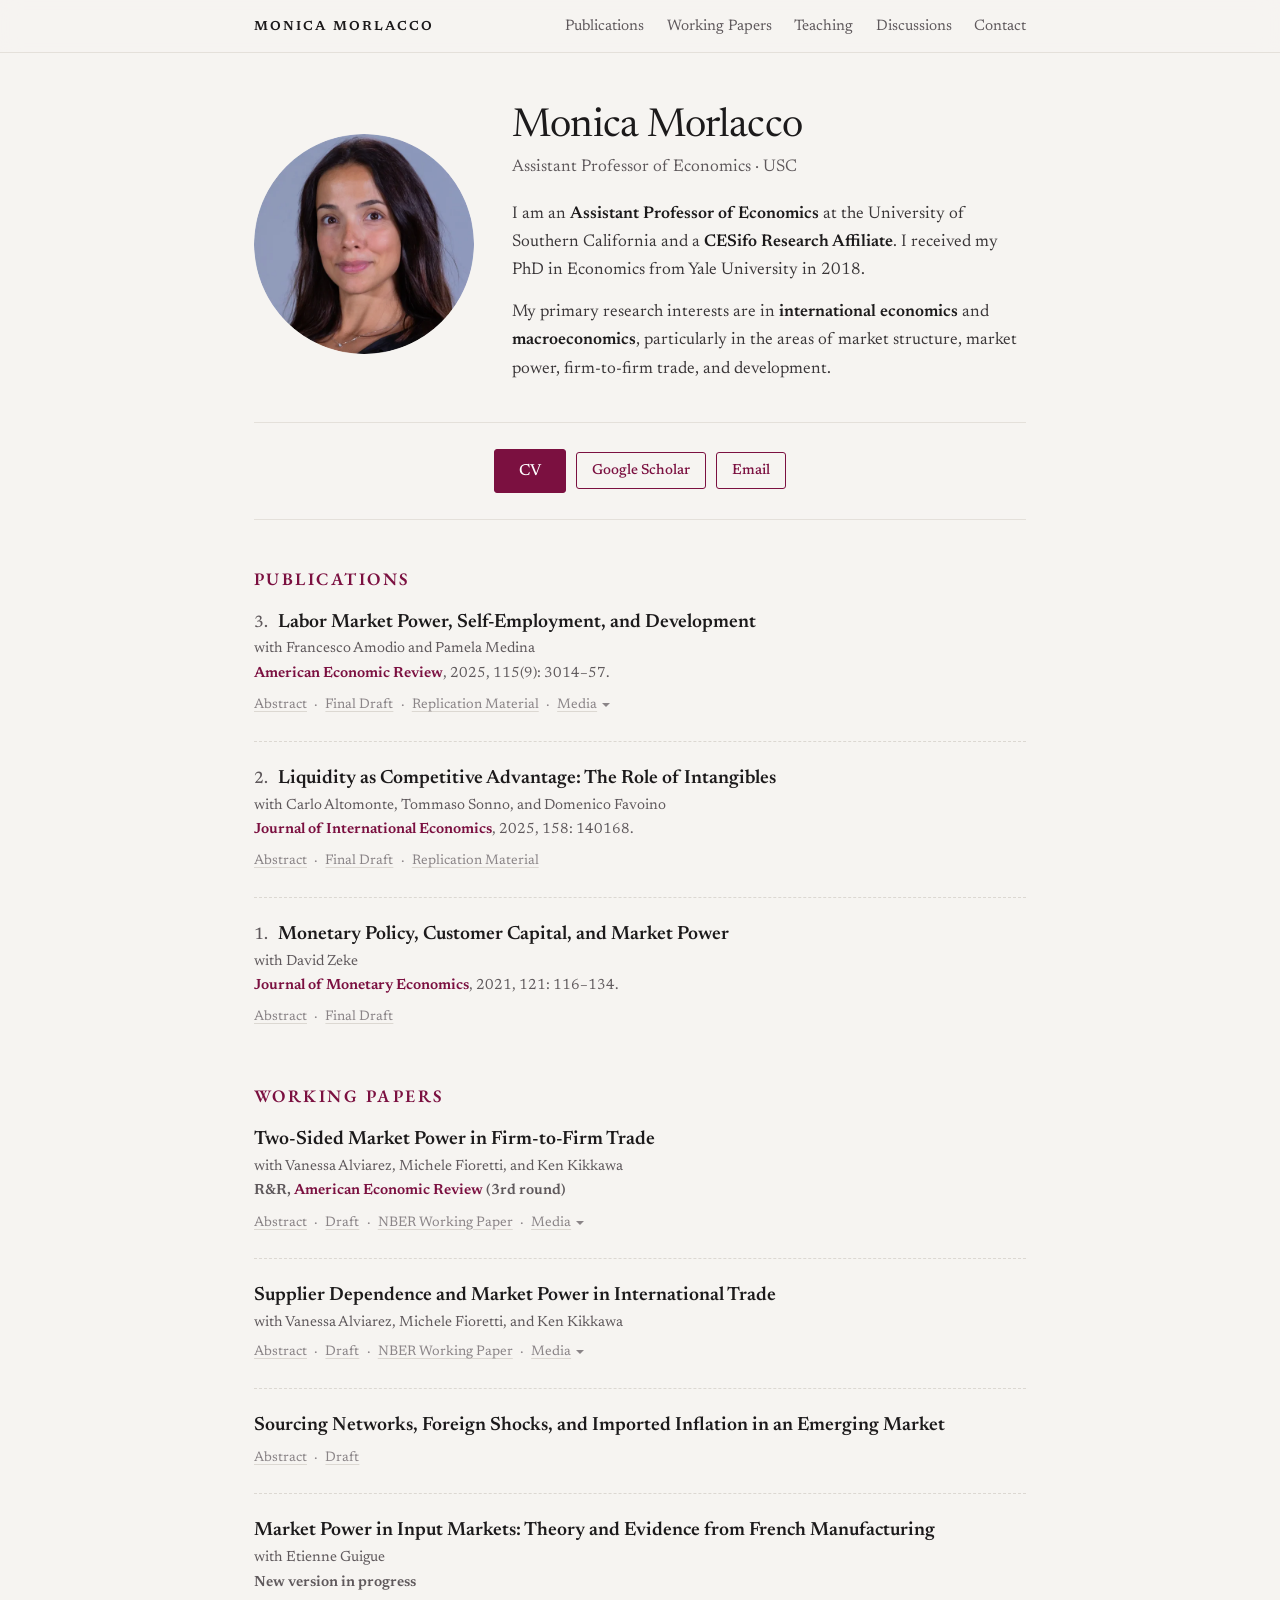
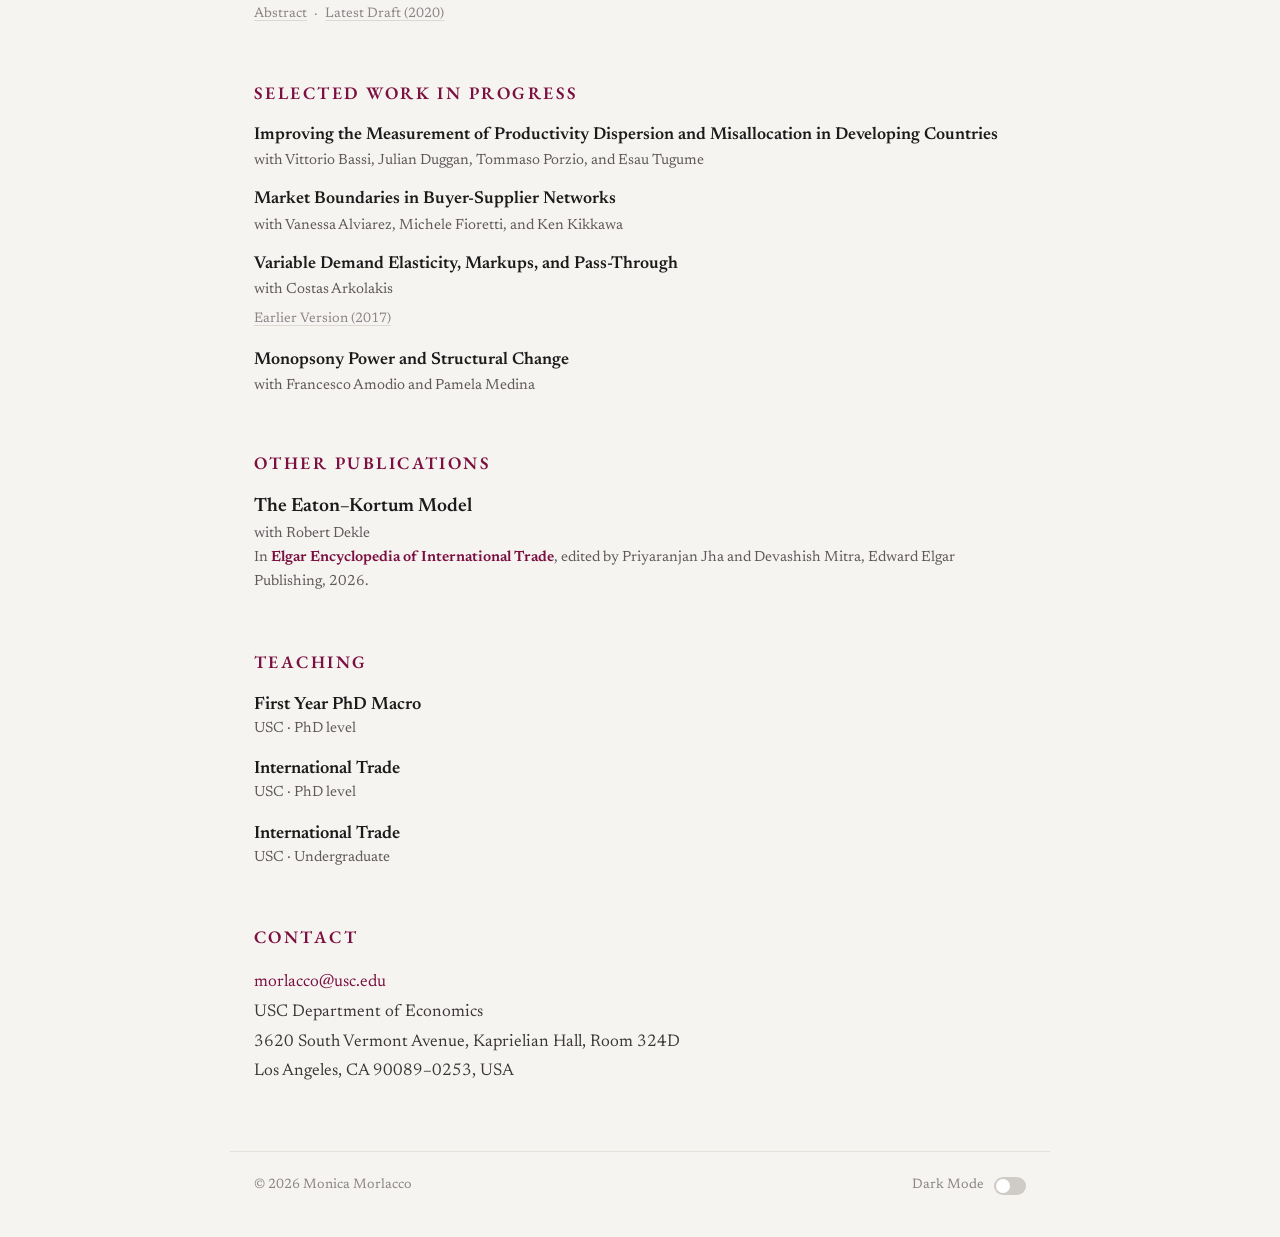
<file: index.html>
<!DOCTYPE html>
<html lang="en">
<head>
    <meta charset="UTF-8">
    <meta name="viewport" content="width=device-width, initial-scale=1.0">
    <title>Monica Morlacco | Official Website | USC Economics</title>
    <meta name="description" content="Official website of Monica Morlacco, Assistant Professor of Economics at the University of Southern California. Research in international economics and macroeconomics, papers, conference discussions, and CV.">
    <link rel="canonical" href="https://monicamorlacco.com/">
    <link rel="icon" type="image/png" href="assets/logo.png">
    <meta property="og:site_name" content="Monica Morlacco">
    <meta property="og:type" content="website">
    <meta property="og:title" content="Monica Morlacco | Official Website | USC Economics">
    <meta property="og:description" content="Official website of Monica Morlacco, Assistant Professor of Economics at USC. Research, conference discussions, and CV.">
    <meta property="og:url" content="https://monicamorlacco.com/">
    <meta property="og:image" content="https://monicamorlacco.com/assets/portrait.png">
    <script type="application/ld+json">
    {
      "@context": "https://schema.org",
      "@type": "WebSite",
      "name": "Monica Morlacco",
      "url": "https://monicamorlacco.com/"
    }
    </script>
    <script type="application/ld+json">
    {
      "@context": "https://schema.org",
      "@type": "Person",
      "name": "Monica Morlacco",
      "url": "https://monicamorlacco.com/",
      "image": "https://monicamorlacco.com/assets/portrait.png",
      "jobTitle": "Assistant Professor of Economics",
      "worksFor": {"@type": "Organization", "name": "University of Southern California"},
      "sameAs": [
        "https://scholar.google.com/citations?user=z0kVFdkAAAAJ&hl=en"
      ]
    }
    </script>
    <link rel="stylesheet" href="css/style.css">
</head>
<body>

<header class="top">
    <div class="top-inner">
        <a class="top-name" href="/">Monica Morlacco</a>
        <nav class="top-nav">
            <a href="/#publications">Publications</a>
            <a href="/#working-papers">Working Papers</a>
            <a href="/#teaching">Teaching</a>
            <a href="/discussions.html">Discussions</a>
            <a href="/#contact">Contact</a>
        </nav>
    </div>
</header>

<main class="wrap">

    <section class="hero">
        <div class="hero-photo"><img src="assets/portrait.webp" width="560" height="560" alt="Monica Morlacco"></div>
        <div class="hero-text">
            <h1>Monica Morlacco</h1>
            <p class="affiliation">Assistant Professor of Economics &middot; USC</p>
            <p>I am an <strong>Assistant Professor of Economics</strong> at the University of Southern California and a <strong>CESifo Research Affiliate</strong>. I received my PhD in Economics from Yale University in 2018.</p>
            <p>My primary research interests are in <strong>international economics</strong> and <strong>macroeconomics</strong>, particularly in the areas of market structure, market power, firm-to-firm trade, and development.</p>
        </div>
    </section>

    <div class="actions">
        <a class="btn btn-primary" href="https://www.dropbox.com/scl/fi/trmyshz2128hiqlmbwipo/CV_MorlaccoM.pdf?rlkey=j505e6rzdqe136z518hp7596w&raw=1" target="_blank" rel="noopener noreferrer">CV</a>
        <a class="btn" href="https://scholar.google.com/citations?user=z0kVFdkAAAAJ&hl=en" target="_blank" rel="noopener noreferrer">Google Scholar</a>
        <a class="btn" href="mailto:morlacco@usc.edu">Email</a>
    </div>

        <!-- PUBLICATIONS -->
        <section class="section" id="publications">
            <h2>Publications</h2>
            <div class="paper">
                <div class="paper-title">
                    <span class="paper-number">3.</span>
                    <a href="https://www.aeaweb.org/articles?id=10.1257/aer.20230490" target="_blank" rel="noopener noreferrer">Labor Market Power, Self-Employment, and Development</a><span class="coauthors">with Francesco Amodio and Pamela Medina</span>
                </div>
                <div class="paper-meta"><em>American Economic Review</em>, 2025, 115(9): 3014&ndash;57.</div>
                <div class="paper-links">
                    <a href="#" class="abstract-link" aria-expanded="false" onclick="toggleAbstract(this); return false;">Abstract</a> <span class="sep">&middot;</span>
                    <a href="https://www.dropbox.com/scl/fi/ssog22t00silq2gifz6p3/amm_editorial.pdf?rlkey=wl6d53hbw65imjqwatrutzz7v&raw=1" target="_blank" rel="noopener noreferrer">Final Draft</a> <span class="sep">&middot;</span>
                    <a href="https://www.openicpsr.org/openicpsr/project/219907/version/V1/view" target="_blank" rel="noopener noreferrer">Replication Material</a> <span class="sep">&middot;</span>
                    <details class="media"><summary>Media</summary><div class="media-menu"><a href="https://voxdev.org/topic/firms/how-wage-setting-power-firms-shapes-perus-economy" target="_blank" rel="noopener noreferrer">Vox Dev</a></div></details>
                </div>
                <div class="paper-abstract"><div class="paper-abstract-inner">This paper shows that self-employment shapes labor market power in low-income countries, with implications for industrial development. Using Peruvian data, we find that wage-setting power increases with employer concentration but less so where self-employment is more prevalent. A general equilibrium model shows that in oligopsonistic labor markets, self-employment raises the supply elasticity of wage labor, weakening employer market power. However, by the same mechanism, procompetitive policies aimed at expanding wage employment and reducing reliance on self-employment may unintentionally strengthen labor market power, undermining their objectives.</div></div>
            </div>

            <div class="paper">
                <div class="paper-title">
                    <span class="paper-number">2.</span>
                    <a href="https://www.sciencedirect.com/science/article/abs/pii/S0022199625001254?dgcid=author" target="_blank" rel="noopener noreferrer">Liquidity as Competitive Advantage: The Role of Intangibles</a><span class="coauthors">with Carlo Altomonte, Tommaso Sonno, and Domenico Favoino</span>
                </div>
                <div class="paper-meta"><em>Journal of International Economics</em>, 2025, 158: 140168.</div>
                <div class="paper-links">
                    <a href="#" class="abstract-link" aria-expanded="false" onclick="toggleAbstract(this); return false;">Abstract</a> <span class="sep">&middot;</span>
                    <a href="https://www.dropbox.com/scl/fi/vj2jog30ieb1pw1w4rrgj/amsf_draft_final.pdf?rlkey=y98skmtkenb916fttmcxts9ty&raw=1" target="_blank" rel="noopener noreferrer">Final Draft</a> <span class="sep">&middot;</span>
                    <a href="https://data.mendeley.com/datasets/bkcp8h8gx2/1" target="_blank" rel="noopener noreferrer">Replication Material</a>
                </div>
                <div class="paper-abstract"><div class="paper-abstract-inner">We show that short-term liquidity can be a source of competitive advantage by enabling firms to invest in intangible assets. Our analysis leverages a French reform that capped payment delays in trade credit contracts, which generated quasi-experimental variation in corporate liquidity across manufacturing firms. Higher liquidity led to significantly greater investment in intangibles, which, in turn, raised markups and market shares. These results suggest a strategic role for liquidity in shaping firm performance, indicating that initial financial conditions can have lasting effects on productivity and market structure.</div></div>
            </div>

            <div class="paper">
                <div class="paper-title">
                    <span class="paper-number">1.</span>
                    <a href="https://www.sciencedirect.com/science/article/abs/pii/S0304393221000489" target="_blank" rel="noopener noreferrer">Monetary Policy, Customer Capital, and Market Power</a><span class="coauthors">with David Zeke</span>
                </div>
                <div class="paper-meta"><em>Journal of Monetary Economics</em>, 2021, 121: 116&ndash;134.</div>
                <div class="paper-links">
                    <a href="#" class="abstract-link" aria-expanded="false" onclick="toggleAbstract(this); return false;">Abstract</a> <span class="sep">&middot;</span>
                    <a href="https://www.dropbox.com/scl/fi/0erby95xn87bxoxxmjyve/MPCCMP_JMESUBMISSION.pdf?rlkey=vaty98ygf5soyecn665kx8t8d&raw=1" target="_blank" rel="noopener noreferrer">Final Draft</a>
                </div>
                <div class="paper-abstract"><div class="paper-abstract-inner">In U.S. firm-level data, large firms increase their spending on customer capital significantly more than small firms following an interest rate decline. We interpret this evidence in a model with product market frictions where heterogeneous firms strategically advertise to build a customer base. When a firm advertises, it shifts customers&rsquo; demand away from competitors. This externality is especially severe when firms have a sizable existing customer base, discouraging smaller competitors and making them less responsive to interest rate shocks. The model provides a rationale for the rise in market concentration and market power in recent decades, while interest rates fell.</div></div>
            </div>
        </section>

        <!-- WORKING PAPERS -->
        <section class="section" id="working-papers">
            <h2>Working Papers</h2>
            <div class="paper">
                <div class="paper-title">
                    <a href="https://www.dropbox.com/scl/fi/nj01x8gueak0ufk7wo086/AFKM_october2026.pdf?rlkey=jigmh9o6l0p5ondloxxgsuxbx&raw=1" target="_blank" rel="noopener noreferrer">Two-Sided Market Power in Firm-to-Firm Trade</a><span class="coauthors">with Vanessa Alviarez, Michele Fioretti, and Ken Kikkawa</span>
                </div>
                <div class="paper-meta">
                    <span class="paper-status">R&amp;R, <em>American Economic Review</em> (3rd round)</span>
                </div>
                <div class="paper-links">
                    <a href="#" class="abstract-link" aria-expanded="false" onclick="toggleAbstract(this); return false;">Abstract</a> <span class="sep">&middot;</span>
                    <a href="https://www.dropbox.com/scl/fi/nj01x8gueak0ufk7wo086/AFKM_october2026.pdf?rlkey=jigmh9o6l0p5ondloxxgsuxbx&raw=1" target="_blank" rel="noopener noreferrer">Draft</a> <span class="sep">&middot;</span>
                    <a href="https://www.nber.org/papers/w31253" target="_blank" rel="noopener noreferrer">NBER Working Paper</a> <span class="sep">&middot;</span>
                    <details class="media"><summary>Media</summary><div class="media-menu"><a href="https://www.promarket.org/2025/10/24/market-power-shifts-tariff-costs-to-suppliers/" target="_blank" rel="noopener noreferrer">ProMarket</a></div></details>
                </div>
                <div class="paper-abstract"><div class="paper-abstract-inner">We develop and estimate a model of two-sided market power to study tariff pass-through in firm-to-firm trade. A tariff moves the negotiated price through two channels: the bilateral markup, set by bargaining, and the supplier’s marginal cost, which falls alongside quantities under decreasing returns. The same decreasing returns give concentrated buyers rents to bargain over, so prices fall with the buyer’s share of its supplier’s output. Using U.S. customs data, we estimate substantial importer bargaining power and steep export supply. Within continuing relationships, suppliers absorb about 30 percent of the 2018 tariffs, primarily through lower marginal costs as demand contracts.</div></div>
            </div>

            <div class="paper">
                <div class="paper-title">
                    <a href="https://www.dropbox.com/scl/fi/4aodvbc1wxk0ey3oof4ol/hhi_draft_final.pdf?rlkey=zr006gykae7u5r3zgh2ivzv58&raw=1" target="_blank" rel="noopener noreferrer">Supplier Dependence and Market Power in International Trade</a><span class="coauthors">with Vanessa Alviarez, Michele Fioretti, and Ken Kikkawa</span>
                </div>
                <div class="paper-links">
                    <a href="#" class="abstract-link" aria-expanded="false" onclick="toggleAbstract(this); return false;">Abstract</a> <span class="sep">&middot;</span>
                    <a href="https://www.dropbox.com/scl/fi/4aodvbc1wxk0ey3oof4ol/hhi_draft_final.pdf?rlkey=zr006gykae7u5r3zgh2ivzv58&raw=1" target="_blank" rel="noopener noreferrer">Draft</a> <span class="sep">&middot;</span>
                    <a href="https://www.nber.org/papers/w34114" target="_blank" rel="noopener noreferrer">NBER Working Paper</a> <span class="sep">&middot;</span>
                    <details class="media"><summary>Media</summary><div class="media-menu"><a href="https://www.suerf.org/publications/suerf-policy-notes-and-briefs/navigating-global-supply-chains-why-market-concentration-in-input-trade-matters-for-markups/" target="_blank" rel="noopener noreferrer">SUERF Brief</a></div></details>
                </div>
                <div class="paper-abstract"><div class="paper-abstract-inner">Imports can become more diversified in the aggregate while individual buyers&rsquo; sourcing becomes more concentrated. We document this divergence in Colombian customs records for 2001&ndash;2025, comparing the HHI of each product&rsquo;s pooled imports with <em>sourcing concentration</em>, the average HHI of buyers&rsquo; own purchases. Pooling also hides country exposure. In 2019, purchases of products that buyers sourced entirely from China accounted for 8.9 percent of imports, compared with just 0.1 percent using pooled shares. After a supplier exits, more exposed buyers purchase persistently less relative to less exposed buyers, with little reallocation to existing exporters even where many are present. To assess what the two concentration measures imply for prices, we derive an equilibrium expression linking aggregate price&ndash;cost margins to supplier concentration, customer concentration and bargaining power under negotiated pricing. Using buyer-specific rather than pooled supplier shares raises implied margins, while buyer bargaining lowers them. Different market definitions and bargaining assumptions can even imply opposite margin trends for the same transactions.</div></div>
            </div>

            
            <div class="paper">
                <div class="paper-title">
                    <a href="https://www.dropbox.com/scl/fi/dexpfk4idj4811umj5x59/ippi_network_nber_v3.pdf?rlkey=8uvkm40zuzw3j78xerxaorocb&raw=1" target="_blank" rel="noopener noreferrer">Sourcing Networks, Foreign Shocks, and Imported Inflation in an Emerging Market</a>
                </div>
                <div class="paper-links">
                    <a href="#" class="abstract-link" aria-expanded="false" onclick="toggleAbstract(this); return false;">Abstract</a> <span class="sep">&middot;</span>
                    <a href="https://www.dropbox.com/scl/fi/dexpfk4idj4811umj5x59/ippi_network_nber_v3.pdf?rlkey=8uvkm40zuzw3j78xerxaorocb&raw=1" target="_blank" rel="noopener noreferrer">Draft</a>
                </div>
                    <div class="paper-abstract"><div class="paper-abstract-inner">Terms-of-trade fluctuations are often modeled as primitive external shocks in small open economies. Using Colombian import transactions from 2001–2025, I show that import-price inflation also reflects the granular structure of sourcing. A granular residual capturing the influence of large relationships accounts for 70 percent of dollar import-price fluctuations, primarily because these relationships concentrate expenditure on products experiencing large common price movements. Large relationships also reprice differently within products, reflecting supplier costs rather than markup adjustment, and the pass-through of foreign cost shocks declines with relationship size. These microeconomic origins matter little for the contemporaneous transmission of imported inflation to domestic producer prices but predict persistence: among continuing links, common product-price increases reverse roughly twice as much as relationship-specific increases. More broadly, the same foreign shocks can generate different national import-price inflation under different sourcing configurations.</div></div>
            </div>

            
            <div class="paper">
                <div class="paper-title">
                    <a href="https://www.dropbox.com/scl/fi/n2m83dj07eb5xgaxdgd1v/BP_draft_01102020.pdf?rlkey=waw8c3f8wlwtk6nilvm8t2avu&raw=1" target="_blank" rel="noopener noreferrer">Market Power in Input Markets: Theory and Evidence from French Manufacturing</a><span class="coauthors">with Etienne Guigue</span>
                </div>
                <div class="paper-meta"><span class="paper-status">New version in progress</span></div>
                <div class="paper-links">
                    <a href="#" class="abstract-link" aria-expanded="false" onclick="toggleAbstract(this); return false;">Abstract</a> <span class="sep">&middot;</span>
                    <a href="https://www.dropbox.com/scl/fi/n2m83dj07eb5xgaxdgd1v/BP_draft_01102020.pdf?rlkey=waw8c3f8wlwtk6nilvm8t2avu&raw=1" target="_blank" rel="noopener noreferrer">Latest Draft (2020)</a>
                </div>
                <div class="paper-abstract"><div class="paper-abstract-inner">This paper documents the market power of large buyers in foreign input markets, and evaluates its effect on the aggregate economy. I develop an empirical methodology to consistently estimate buyer power at the firm level, and apply it using longitudinal data on trade and production of French manufacturing firms from 1996&ndash;2007. My results show that the buyer power of large French importers is substantial, and concentrated in key sectors and firms. I then incorporate heterogeneous buyer power in a general equilibrium model of production, and show that it induces large distortionary effects on the aggregate economy, worth about 3% of gross manufacturing output in France. In spite of such output distortions, total real income in the economy increases, due to transfers of rents from foreign input markets. My analysis suggests that policies that spur import market integration can play a role in stimulating aggregate production.</div></div>
            </div>
        </section>

        <!-- WORK IN PROGRESS -->
        <section class="section wip">
            <h2>Selected Work in Progress</h2>

            <div class="paper">
                <div class="paper-title">
                    <span class="paper-title-text">Improving the Measurement of Productivity Dispersion and Misallocation in Developing Countries</span><span class="coauthors">with Vittorio Bassi, Julian Duggan, Tommaso Porzio, and Esau Tugume</span>
                </div>
            </div>

            <div class="paper">
                <div class="paper-title">
                    <span class="paper-title-text">Market Boundaries in Buyer-Supplier Networks</span><span class="coauthors">with Vanessa Alviarez, Michele Fioretti, and Ken Kikkawa</span>
                </div>
            </div>

            <div class="paper">
                <div class="paper-title">
                    <span class="paper-title-text">Variable Demand Elasticity, Markups, and Pass-Through</span><span class="coauthors">with Costas Arkolakis</span>
                </div>
                <div class="paper-links">
                    <a href="https://www.dropbox.com/scl/fi/9tb7kgwzkcyhcxzzi76xq/Arkolakis_Morlacco_08_2017.pdf?rlkey=79r1gd99sbg6riv1u0bfa4wcx&raw=1" target="_blank" rel="noopener noreferrer">Earlier Version (2017)</a>
                </div>
            </div>

            <div class="paper">
                <div class="paper-title">
                    <span class="paper-title-text">Monopsony Power and Structural Change</span><span class="coauthors">with Francesco Amodio and Pamela Medina</span>
                </div>
            </div>

            
        </section>

    
        <!-- OTHER PUBLICATIONS -->
        <section class="section">
            <h2>Other Publications</h2>

            <div class="paper">
                <div class="paper-title">
                    <a href="https://doi.org/10.4337/9781035327508.00041" target="_blank" rel="noopener noreferrer">The Eaton&ndash;Kortum Model</a><span class="coauthors">with Robert Dekle</span>
                </div>
                <div class="paper-meta">In <em>Elgar Encyclopedia of International Trade</em>, edited by Priyaranjan Jha and Devashish Mitra, Edward Elgar Publishing, 2026.</div>
            </div>
        </section>

        <section class="section" id="teaching">
            <h2>Teaching</h2>
            <div class="course">
                <div class="course-title">First Year PhD Macro</div>
                <div class="course-meta">USC &middot; PhD level</div>
            </div>
            <div class="course">
                <div class="course-title">International Trade</div>
                <div class="course-meta">USC &middot; PhD level</div>
            </div>
            <div class="course">
                <div class="course-title">International Trade</div>
                <div class="course-meta">USC &middot; Undergraduate</div>
            </div>
        </section>

    
        <section class="section contact-bottom" id="contact">
            <h2>Contact</h2>
            <div class="contact-address">
                <a href="mailto:morlacco@usc.edu">morlacco@usc.edu</a><br>
                USC Department of Economics<br>
                3620 South Vermont Avenue, Kaprielian Hall, Room 324D<br>
                Los Angeles, CA 90089&ndash;0253, USA
            </div>
        </section>

</main>

<footer class="foot">
    <span>&copy; 2026 Monica Morlacco</span>
    <span class="dark-toggle">
        <span>Dark Mode</span>
        <label class="switch" aria-label="Toggle dark mode">
            <input type="checkbox" class="dark-toggle-input" onchange="toggleDark(this)">
            <span class="slider"></span>
        </label>
    </span>
</footer>

<script>
function toggleDark(input) {
    document.body.classList.toggle('dark', input.checked);
    try { localStorage.setItem('mm-dark', input.checked ? '1' : '0'); } catch (e) {}
}
(function () {
    try {
        if (localStorage.getItem('mm-dark') === '1') {
            document.body.classList.add('dark');
            var el = document.querySelector('.dark-toggle-input');
            if (el) el.checked = true;
        }
    } catch (e) {}
})();

function setAbstract(btn, expand) {
    var paper = btn.closest('.paper');
    var panel = paper ? paper.querySelector('.paper-abstract') : null;
    if (!panel) return;
    btn.setAttribute('aria-expanded', expand ? 'true' : 'false');
    if (btn.classList.contains('abstract-btn')) btn.innerHTML = expand ? '&#8722;' : '&#43;';
    panel.style.maxHeight = expand ? panel.scrollHeight + 'px' : null;
}
function toggleAbstract(btn) {
    setAbstract(btn, btn.getAttribute('aria-expanded') !== 'true');
}
function toggleAllAbstracts(btn) {
    var expand = btn.getAttribute('aria-expanded') !== 'true';
    btn.setAttribute('aria-expanded', expand ? 'true' : 'false');
    var label = btn.querySelector('.all-label');
    if (label) label.textContent = expand ? 'Collapse all' : 'Expand all';
    var section = btn.closest('.section');
    if (section) section.querySelectorAll('.abstract-btn, .abstract-link').forEach(function (b) { setAbstract(b, expand); });
}
window.addEventListener('resize', function () {
    document.querySelectorAll('.abstract-btn[aria-expanded="true"], .abstract-link[aria-expanded="true"]').forEach(function (btn) {
        var paper = btn.closest('.paper');
        var panel = paper ? paper.querySelector('.paper-abstract') : null;
        if (panel) panel.style.maxHeight = panel.scrollHeight + 'px';
    });
});
document.addEventListener('click', function (e) {
    document.querySelectorAll('details.media[open]').forEach(function (d) {
        if (!d.contains(e.target)) d.removeAttribute('open');
    });
});
</script>
</body>
</html>
</file>
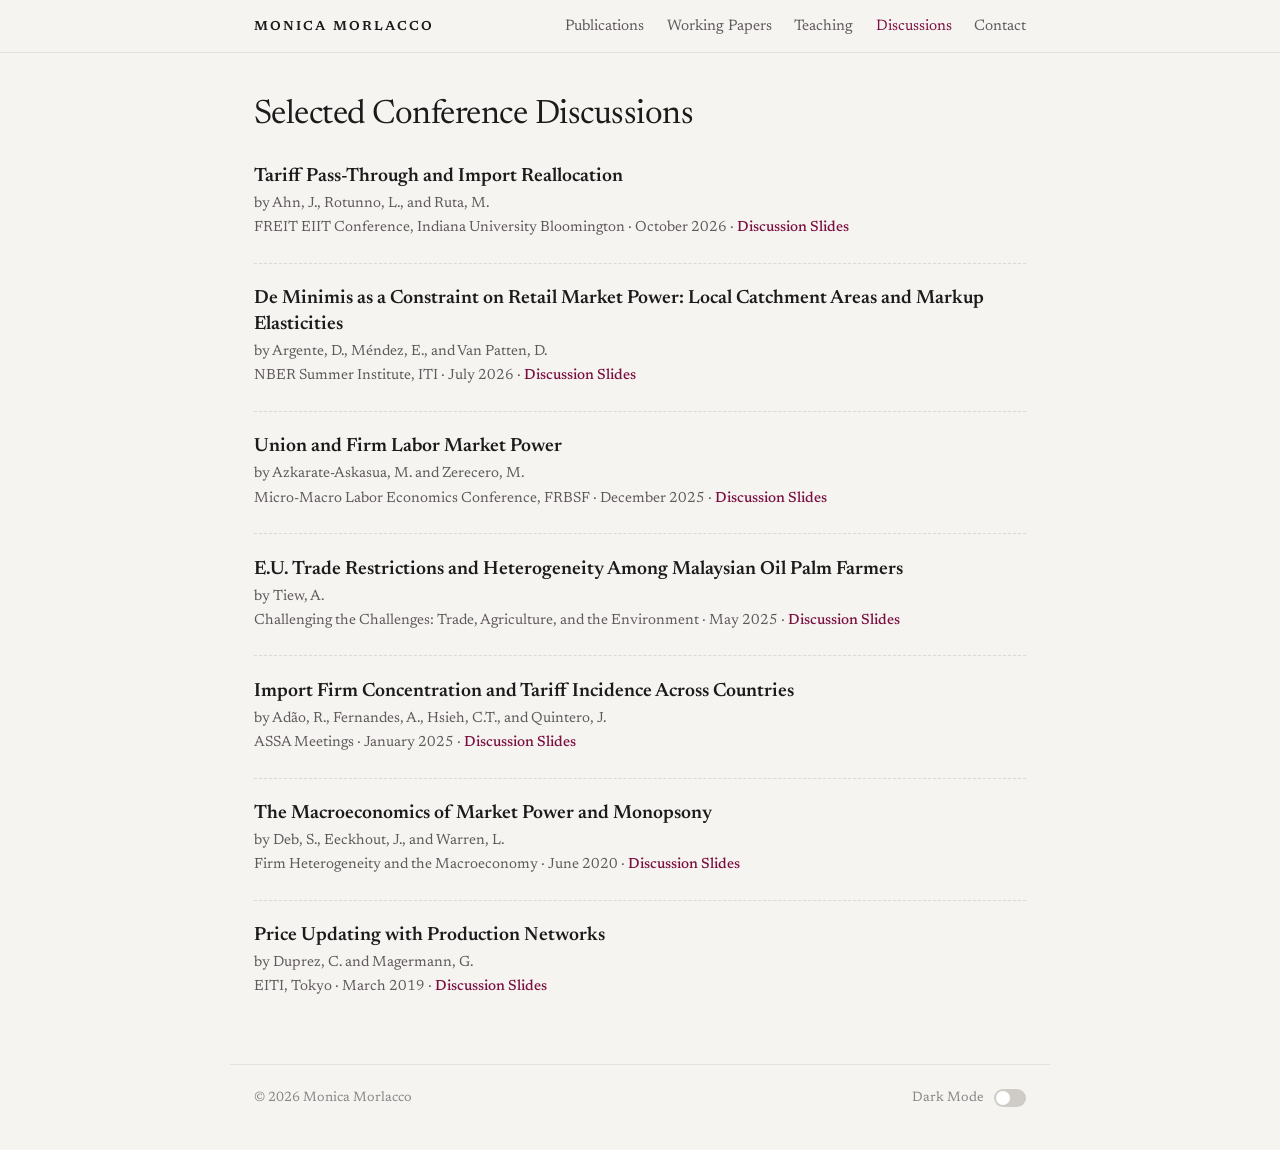
<file: discussions.html>
<!DOCTYPE html>
<html lang="en">
<head>
    <meta charset="UTF-8">
    <meta name="viewport" content="width=device-width, initial-scale=1.0">
    <title>Discussions by Monica Morlacco</title>
    <meta name="description" content="Conference discussions and related materials by Monica Morlacco.">
    <link rel="canonical" href="https://monicamorlacco.com/discussions.html">
    <link rel="icon" type="image/png" href="assets/logo.png">
    <meta property="og:site_name" content="Monica Morlacco">
    <meta property="og:title" content="Discussions — Monica Morlacco">
    <meta property="og:description" content="Conference discussions and related materials by Monica Morlacco.">
    <meta property="og:url" content="https://monicamorlacco.com/discussions.html">
    <meta property="og:image" content="https://monicamorlacco.com/assets/logo.png">
    <link rel="stylesheet" href="css/style.css">
</head>
<body>

<header class="top">
    <div class="top-inner">
        <a class="top-name" href="/">Monica Morlacco</a>
        <nav class="top-nav">
            <a href="/#publications">Publications</a>
            <a href="/#working-papers">Working Papers</a>
            <a href="/#teaching">Teaching</a>
            <a href="/discussions.html" class="active">Discussions</a>
            <a href="/#contact">Contact</a>
        </nav>
    </div>
</header>

<main class="wrap">

    <h1 class="page-title">Selected Conference Discussions</h1>

    <section class="section discussions">
            <div class="discussion">
                <div class="disc-title">Tariff Pass-Through and Import Reallocation<span class="disc-authors">by Ahn, J., Rotunno, L., and Ruta, M.</span></div>
                <div class="disc-meta">FREIT EIIT Conference, Indiana University Bloomington &middot; October 2026 &middot; <a href="https://www.dropbox.com/scl/fi/uo60hq3v1fri47kxvs7i7/discussion_arr.pdf?rlkey=twu85xw4shp2edd28c3kbudef&raw=1" target="_blank" rel="noopener noreferrer">Discussion Slides</a></div>
            </div>

            <div class="discussion">
                <div class="disc-title">De Minimis as a Constraint on Retail Market Power: Local Catchment Areas and Markup Elasticities<span class="disc-authors">by Argente, D., M&eacute;ndez, E., and Van Patten, D.</span></div>
                <div class="disc-meta">NBER Summer Institute, ITI &middot; July 2026 &middot; <a href="https://www.dropbox.com/scl/fi/663gammi5y1i9qlzys5za/Morlacco_discussion_deminimis.pdf?rlkey=2nv3jp4v65lxqyjel6uvwczwk&raw=1" target="_blank" rel="noopener noreferrer">Discussion Slides</a></div>
            </div>

            <div class="discussion">
                <div class="disc-title">Union and Firm Labor Market Power<span class="disc-authors">by Azkarate-Askasua, M. and Zerecero, M.</span></div>
                <div class="disc-meta">Micro-Macro Labor Economics Conference, FRBSF &middot; December 2025 &middot; <a href="https://www.dropbox.com/scl/fi/baetvr7wspvys8bu0hu9k/discussion.pdf?rlkey=ccygj8mlw5bj2tzgjyqw7u8gu&raw=1" target="_blank" rel="noopener noreferrer">Discussion Slides</a></div>
            </div>

            <div class="discussion">
                <div class="disc-title">E.U. Trade Restrictions and Heterogeneity Among Malaysian Oil Palm Farmers<span class="disc-authors">by Tiew, A.</span></div>
                <div class="disc-meta">Challenging the Challenges: Trade, Agriculture, and the Environment &middot; May 2025 &middot; <a href="https://www.dropbox.com/scl/fi/2ejzb7tcfooh0guj13htv/discussion_tiew.pdf?rlkey=d7rmjzffmr3logg1z3hrm6akj&raw=1" target="_blank" rel="noopener noreferrer">Discussion Slides</a></div>
            </div>

            <div class="discussion">
                <div class="disc-title">Import Firm Concentration and Tariff Incidence Across Countries<span class="disc-authors">by Adão, R., Fernandes, A., Hsieh, C.T., and Quintero, J.</span></div>
                <div class="disc-meta">ASSA Meetings &middot; January 2025 &middot; <a href="https://www.dropbox.com/scl/fi/59vkeqozjsr0kn4th7q43/AFHQ_aea_discussion.pdf?rlkey=jwa3620lvrlfxwstrprjxtbv1&raw=1" target="_blank" rel="noopener noreferrer">Discussion Slides</a></div>
            </div>

            <div class="discussion">
                <div class="disc-title">The Macroeconomics of Market Power and Monopsony<span class="disc-authors">by Deb, S., Eeckhout, J., and Warren, L.</span></div>
                <div class="disc-meta">Firm Heterogeneity and the Macroeconomy &middot; June 2020 &middot; <a href="https://www.dropbox.com/scl/fi/48sd2c5nigfgskwc18vmj/MPMM_Discussion.pdf?rlkey=8l27m7z77u6m6tkf3r76ny7qo&raw=1" target="_blank" rel="noopener noreferrer">Discussion Slides</a></div>
            </div>

            <div class="discussion">
                <div class="disc-title">Price Updating with Production Networks<span class="disc-authors">by Duprez, C. and Magermann, G.</span></div>
                <div class="disc-meta">EITI, Tokyo &middot; March 2019 &middot; <a href="https://www.dropbox.com/scl/fi/0g1wrqutno650em1pf9wu/Discussion_magerman.pdf?rlkey=2lg8nmze4uu7pkpocd6l55hdd&raw=1" target="_blank" rel="noopener noreferrer">Discussion Slides</a></div>
            </div>
    </section>

</main>

<footer class="foot">
    <span>&copy; 2026 Monica Morlacco</span>
    <span class="dark-toggle">
        <span>Dark Mode</span>
        <label class="switch" aria-label="Toggle dark mode">
            <input type="checkbox" class="dark-toggle-input" onchange="toggleDark(this)">
            <span class="slider"></span>
        </label>
    </span>
</footer>

<script>
function toggleDark(input) {
    document.body.classList.toggle('dark', input.checked);
    try { localStorage.setItem('mm-dark', input.checked ? '1' : '0'); } catch (e) {}
}
(function () {
    try {
        if (localStorage.getItem('mm-dark') === '1') {
            document.body.classList.add('dark');
            var el = document.querySelector('.dark-toggle-input');
            if (el) el.checked = true;
        }
    } catch (e) {}
})();
</script>
</body>
</html>
</file>
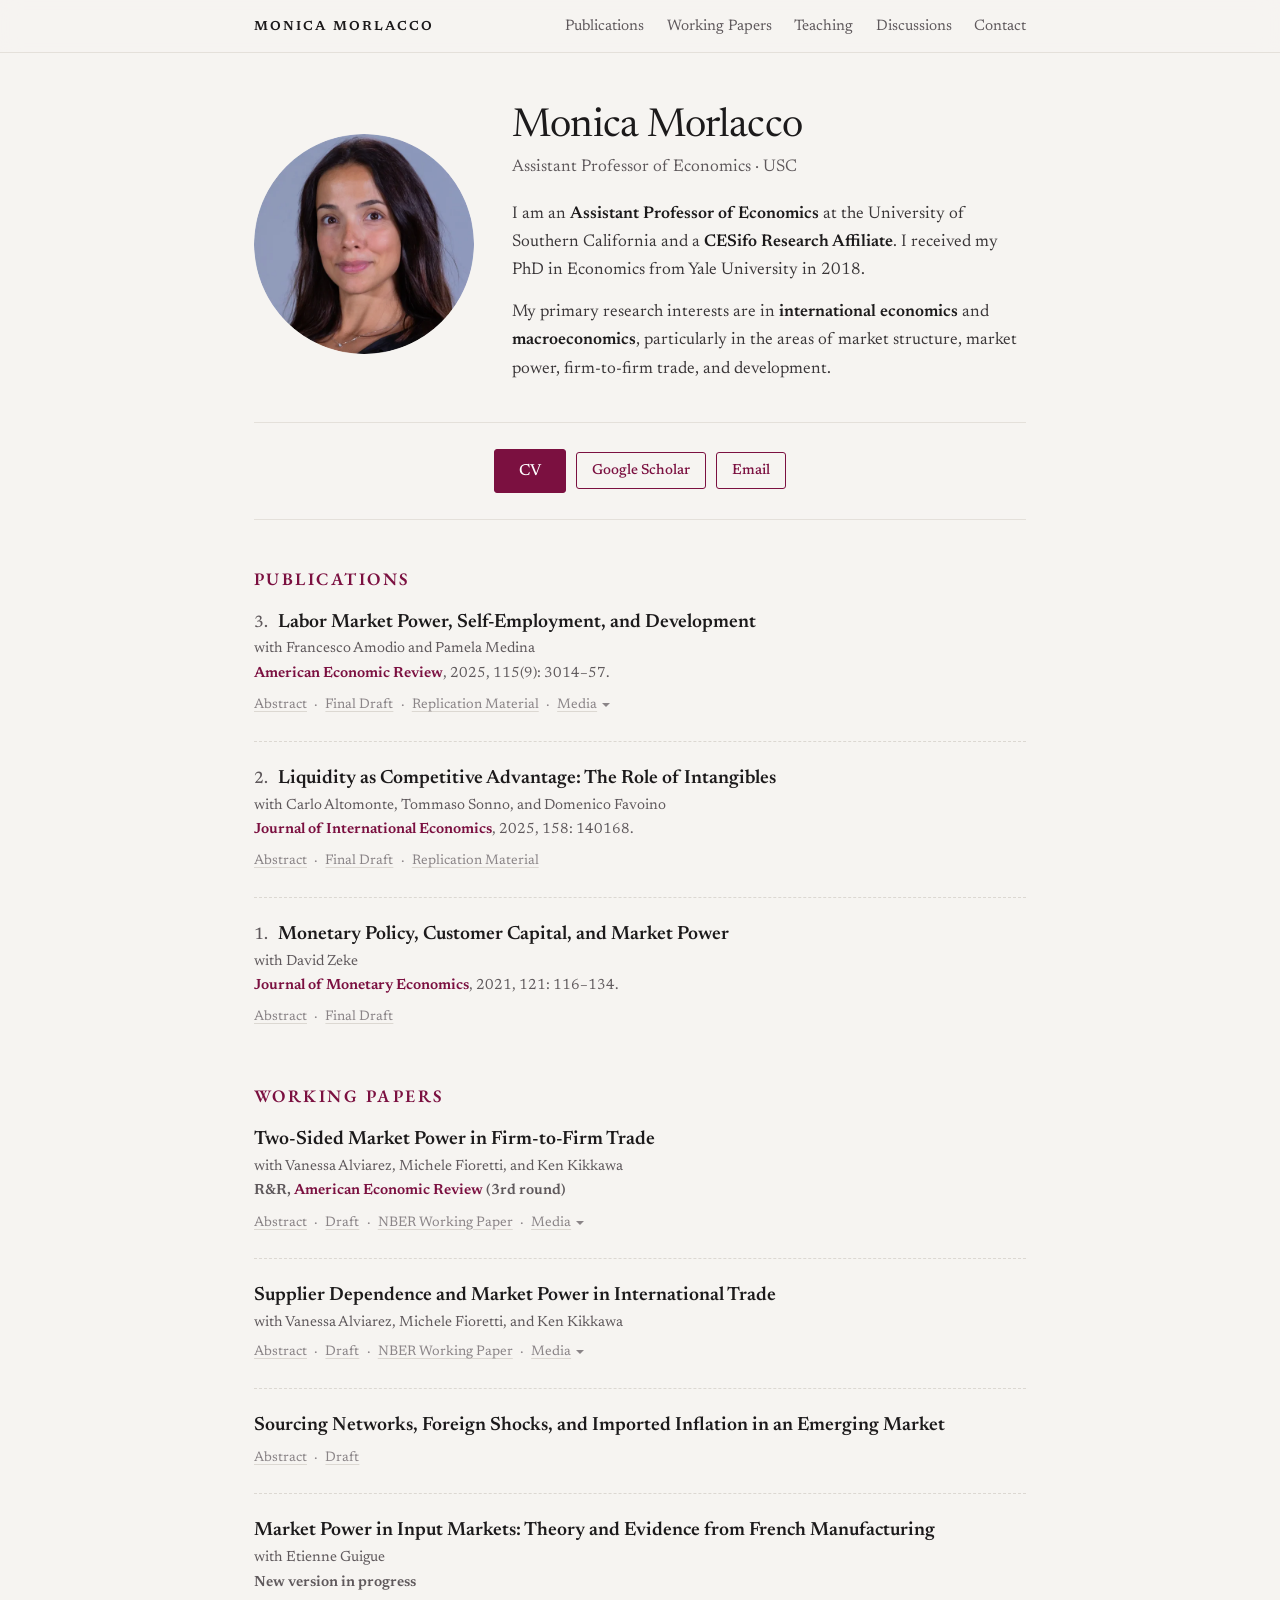
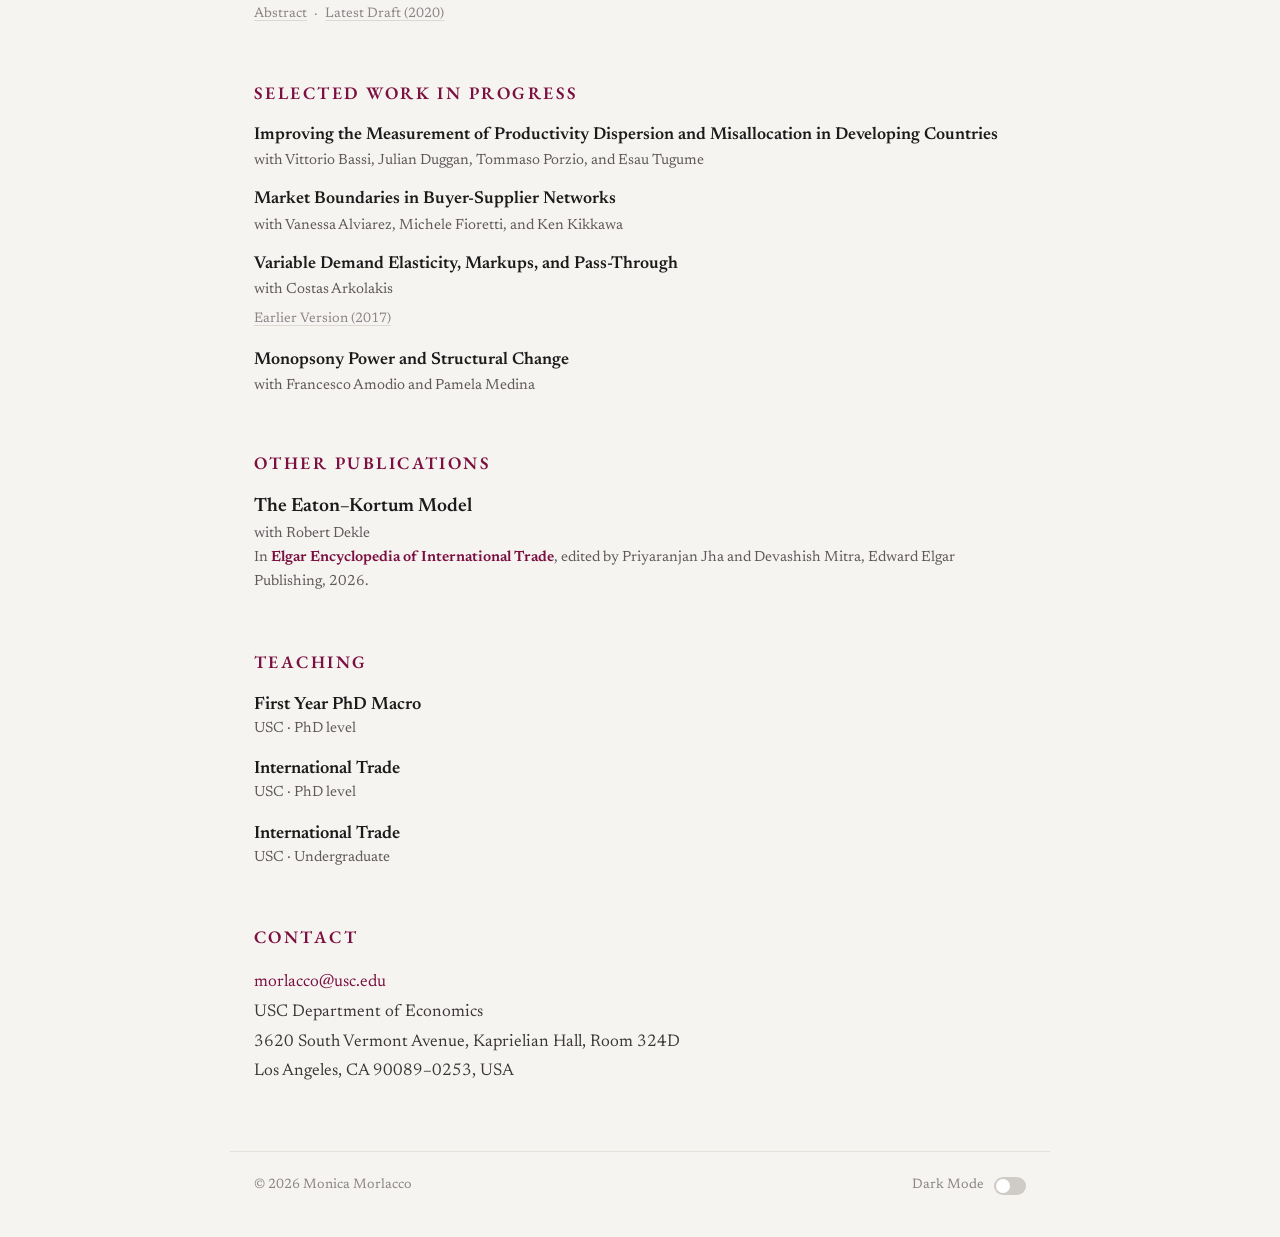
<file: research.html>
<!DOCTYPE html>
<html lang="en">
<head>
    <meta charset="UTF-8">
    <title>Research — Monica Morlacco</title>
    <meta http-equiv="refresh" content="0; url=/">
    <link rel="canonical" href="https://monicamorlacco.com/">
    <script>window.location.replace('/');</script>
</head>
<body>
    <p>Redirecting to <a href="/">monicamorlacco.com</a>...</p>
</body>
</html>
</file>
<file: css/style.css>
/* =====================================================
   Monica Morlacco — Academic Website
   Layout: single column, name bar on top, photo + bio hero, serif type
   ===================================================== */

@import url('https://fonts.googleapis.com/css2?family=EB+Garamond:wght@500;600;700&family=Newsreader:ital,opsz,wght@0,6..72,400;0,6..72,500;0,6..72,600;1,6..72,400&display=swap');

:root {
  --bg: #f6f4f1;
  --bar: rgba(246,244,241,0.92);
  --inset: #ece9e4;
  --border: #dcd8d2;
  --rule: #e4e0da;
  --text: #1c1a1b;
  --text-2: #3a3638;
  --muted: #5f595c;
  --faint: #8a8487;
  --accent: #7b1040;
  --accent-ink: #ffffff;
  --accent-line: rgba(123,16,64,0.35);
  --switch: #cfcbc6;
  --display: 'EB Garamond', Georgia, 'Times New Roman', serif;
  --body: 'Newsreader', Georgia, 'Times New Roman', serif;
}
body.dark {
  --bg: #1f1e20;
  --bar: rgba(31,30,32,0.92);
  --inset: #29282a;
  --border: #3a383c;
  --rule: #323034;
  --text: #edebec;
  --text-2: #d0cdcf;
  --muted: #a6a1a4;
  --faint: #878286;
  --accent: #e39ab8;
  --accent-ink: #1f1e20;
  --accent-line: rgba(227,154,184,0.4);
  --switch: #454347;
}

*, *::before, *::after { box-sizing: border-box; margin: 0; padding: 0; }
html { scroll-behavior: smooth; }
body {
  font-family: var(--body);
  background: var(--bg);
  color: var(--text);
  font-size: 17px;
  line-height: 1.65;
  -webkit-font-smoothing: antialiased;
  -moz-osx-font-smoothing: grayscale;
}
a { color: inherit; }
a:focus-visible, .switch input:focus-visible + .slider, summary:focus-visible {
  outline: 2px solid var(--accent);
  outline-offset: 2px;
}

/* ---------- Top bar ---------- */
.top {
  position: sticky;
  top: 0;
  z-index: 50;
  background: var(--bar);
  backdrop-filter: blur(10px);
  -webkit-backdrop-filter: blur(10px);
  border-bottom: 1px solid var(--rule);
}
.top-inner {
  max-width: 820px;
  margin: 0 auto;
  padding: 0.85rem 24px;
  display: flex;
  flex-wrap: wrap;
  align-items: baseline;
  justify-content: space-between;
  gap: 0.3rem 1.5rem;
}
.top-name {
  font-family: var(--body);
  font-size: 0.82rem;
  font-weight: 600;
  letter-spacing: 0.16em;
  text-transform: uppercase;
  text-decoration: none;
  color: var(--text);
}
.top-nav { display: flex; flex-wrap: wrap; gap: 0.2rem 1.4rem; font-size: 0.95rem; }
.top-nav a { color: var(--muted); text-decoration: none; transition: color 0.15s ease; }
.top-nav a:hover, .top-nav a.active { color: var(--accent); }

/* ---------- Page column ---------- */
.wrap { max-width: 820px; margin: 0 auto; padding: 0 24px; }

/* ---------- Hero ---------- */
.hero {
  display: grid;
  grid-template-columns: 220px 1fr;
  gap: 2.4rem;
  align-items: center;
  padding: 3.2rem 0 2.4rem;
}
.hero-photo img { width: 100%; height: auto; display: block; border-radius: 50%; }
.hero-text { min-width: 0; }
.hero h1 {
  font-family: var(--body);
  font-size: 2.5rem;
  font-weight: 400;
  letter-spacing: -0.015em;
  line-height: 1.15;
}
.affiliation { margin-top: 0.2rem; color: var(--muted); }
.affiliation a { text-decoration-color: var(--border); text-underline-offset: 3px; }
.affiliation a:hover { color: var(--accent); }
.hero-text p + p { margin-top: 0.9rem; }
.hero-text p:not(.affiliation) { color: var(--text-2); }
.hero-text .affiliation + p { margin-top: 1.2rem; }
.hero-text strong { font-weight: 600; color: var(--text); }

/* ---------- Action buttons ---------- */
.actions {
  display: flex;
  flex-wrap: wrap;
  justify-content: center;
  align-items: center;
  gap: 0.6rem;
  padding: 1.6rem 0;
  border-top: 1px solid var(--rule);
  border-bottom: 1px solid var(--rule);
}
.btn {
  padding: 0.35rem 0.95rem;
  font-size: 0.9rem;
  font-weight: 500;
  color: var(--accent);
  text-decoration: none;
  border: 1px solid var(--accent);
  border-radius: 3px;
  transition: background 0.15s ease, color 0.15s ease;
}
.btn:hover, .btn-primary { background: var(--accent); color: var(--accent-ink); }
.btn-primary { padding: 0.5rem 1.5rem; font-size: 1rem; }
.btn-primary:hover { opacity: 0.88; }

/* ---------- Sections ---------- */
.section { padding: 3rem 0 0.5rem; scroll-margin-top: 3.5rem; }
.section h2 {
  font-family: var(--display);
  font-size: 1.1rem;
  font-weight: 600;
  letter-spacing: 0.14em;
  text-transform: uppercase;
  color: var(--accent);
  line-height: 1.3;
  margin-bottom: 1.2rem;
}

/* ---------- Papers ---------- */
.paper + .paper {
  margin-top: 1.5rem;
  padding-top: 1.5rem;
  border-top: 1px dashed var(--border);
}
.paper-title { font-size: 1.2rem; line-height: 1.35; color: var(--text); }
.paper-title a { font-weight: 600; text-decoration: none; transition: color 0.15s ease; }
.paper-title a:hover { color: var(--accent); }
.paper-title-text { font-weight: 600; }
.paper-number { margin-right: 0.4rem; font-size: 1.05rem; font-weight: 500; color: var(--muted); font-variant-numeric: tabular-nums; }
.paper-title .coauthors:empty { display: none; }
.paper-title .coauthors {
  display: block;
  margin-top: 0.25rem;
  font-size: 0.92rem;
  font-weight: 400;
  color: var(--muted);
}
.paper-meta { margin-top: 0.15rem; font-size: 0.92rem; color: var(--muted); }
.paper-meta em { font-style: normal; font-weight: 600; color: var(--accent); }
.paper-status { font-weight: 600; color: var(--muted); }

.paper-links {
  margin-top: 0.5rem;
  display: flex;
  flex-wrap: wrap;
  align-items: baseline;
  gap: 0.1rem 0.45rem;
  font-size: 0.86rem;
}
.paper-links .sep { color: var(--faint); }
.paper-links a, .media summary {
  color: var(--faint);
  text-decoration: underline;
  text-decoration-color: var(--border);
  text-underline-offset: 3px;
  cursor: pointer;
  transition: color 0.15s ease, text-decoration-color 0.15s ease;
}
.paper-links a:hover, .media summary:hover,
.paper-links .abstract-link[aria-expanded="true"], .media[open] summary {
  color: var(--accent);
  text-decoration-color: currentColor;
}

.media { position: relative; }
.media summary { list-style: none; }
.media summary::-webkit-details-marker { display: none; }
.media summary::after {
  content: "";
  display: inline-block;
  margin-left: 0.3rem;
  border: 4px solid transparent;
  border-top-color: currentColor;
  border-bottom-width: 0;
  vertical-align: middle;
}
.media-menu {
  position: absolute;
  top: calc(100% + 0.3rem);
  left: 0;
  z-index: 20;
  display: flex;
  flex-direction: column;
  min-width: max-content;
  padding: 0.3rem 0;
  background: var(--bg);
  border: 1px solid var(--border);
  border-radius: 4px;
  box-shadow: 0 6px 18px rgba(0,0,0,0.12);
}
.media-menu a { padding: 0.25rem 0.8rem; text-decoration: none; }

.paper-abstract { max-height: 0; overflow: hidden; transition: max-height 0.3s ease; }
.paper-abstract-inner {
  margin-top: 0.8rem;
  padding: 0.85rem 1.1rem;
  background: var(--inset);
  border-radius: 4px;
  font-size: 0.92rem;
  line-height: 1.6;
  color: var(--text-2);
}

.wip .paper + .paper { margin-top: 1.1rem; padding-top: 0; border-top: none; }
.wip .paper-title { font-size: 1.08rem; }

/* ---------- Teaching ---------- */
.course + .course { margin-top: 1rem; }
.course-title { font-size: 1.12rem; font-weight: 600; line-height: 1.35; }
.course-meta { font-size: 0.92rem; color: var(--muted); }

/* ---------- Discussions ---------- */
.page-title {
  font-family: var(--body);
  font-size: 2.1rem;
  font-weight: 400;
  letter-spacing: -0.015em;
  line-height: 1.2;
  padding-top: 2.6rem;
}
.section.discussions { padding-top: 1.8rem; }
.discussion + .discussion {
  margin-top: 1.4rem;
  padding-top: 1.4rem;
  border-top: 1px dashed var(--border);
}
.disc-title { font-size: 1.2rem; font-weight: 600; line-height: 1.35; }
.disc-authors { display: block; margin-top: 0.25rem; font-size: 0.92rem; font-weight: 400; color: var(--muted); }
.disc-meta { margin-top: 0.15rem; font-size: 0.92rem; color: var(--muted); }
.disc-meta a { color: var(--accent); text-decoration: none; font-weight: 500; }
.disc-meta a:hover { text-decoration: underline; text-underline-offset: 3px; }

/* ---------- Contact + footer ---------- */
.contact-bottom .contact-address { color: var(--text-2); line-height: 1.75; }
.contact-bottom a { color: var(--accent); text-decoration: none; }
.contact-bottom a:hover { text-decoration: underline; text-underline-offset: 3px; }

.foot {
  max-width: 820px;
  margin: 3.5rem auto 0;
  padding: 1.4rem 24px 2.5rem;
  border-top: 1px solid var(--rule);
  display: flex;
  flex-wrap: wrap;
  justify-content: space-between;
  align-items: center;
  gap: 0.6rem 1.5rem;
  font-size: 0.85rem;
  color: var(--faint);
}
.dark-toggle { display: inline-flex; align-items: center; gap: 0.6rem; }
.switch { position: relative; display: inline-block; width: 32px; height: 18px; }
.switch input { opacity: 0; width: 0; height: 0; }
.slider { position: absolute; cursor: pointer; inset: 0; background: var(--switch); border-radius: 999px; transition: 0.2s; }
.slider::before {
  position: absolute; content: ""; height: 14px; width: 14px; left: 2px; top: 2px;
  background: #ffffff; border-radius: 50%; transition: 0.2s;
}
.switch input:checked + .slider { background: var(--accent); }
.switch input:checked + .slider::before { transform: translateX(14px); }

/* ---------- Phone ---------- */
@media (max-width: 640px) {
  .top-inner, .wrap, .foot { padding-left: 18px; padding-right: 18px; }
  .hero { grid-template-columns: 1fr; gap: 1.4rem; padding: 2rem 0 1.8rem; text-align: center; }
  .hero-photo { max-width: 170px; margin: 0 auto; }
  .hero-text p:not(.affiliation) { text-align: left; }
  .hero h1 { font-size: 2rem; }
  .section { padding-top: 2.4rem; }
}
@media (prefers-reduced-motion: reduce) {
  html { scroll-behavior: auto; }
  * { transition: none !important; }
}
</file>
